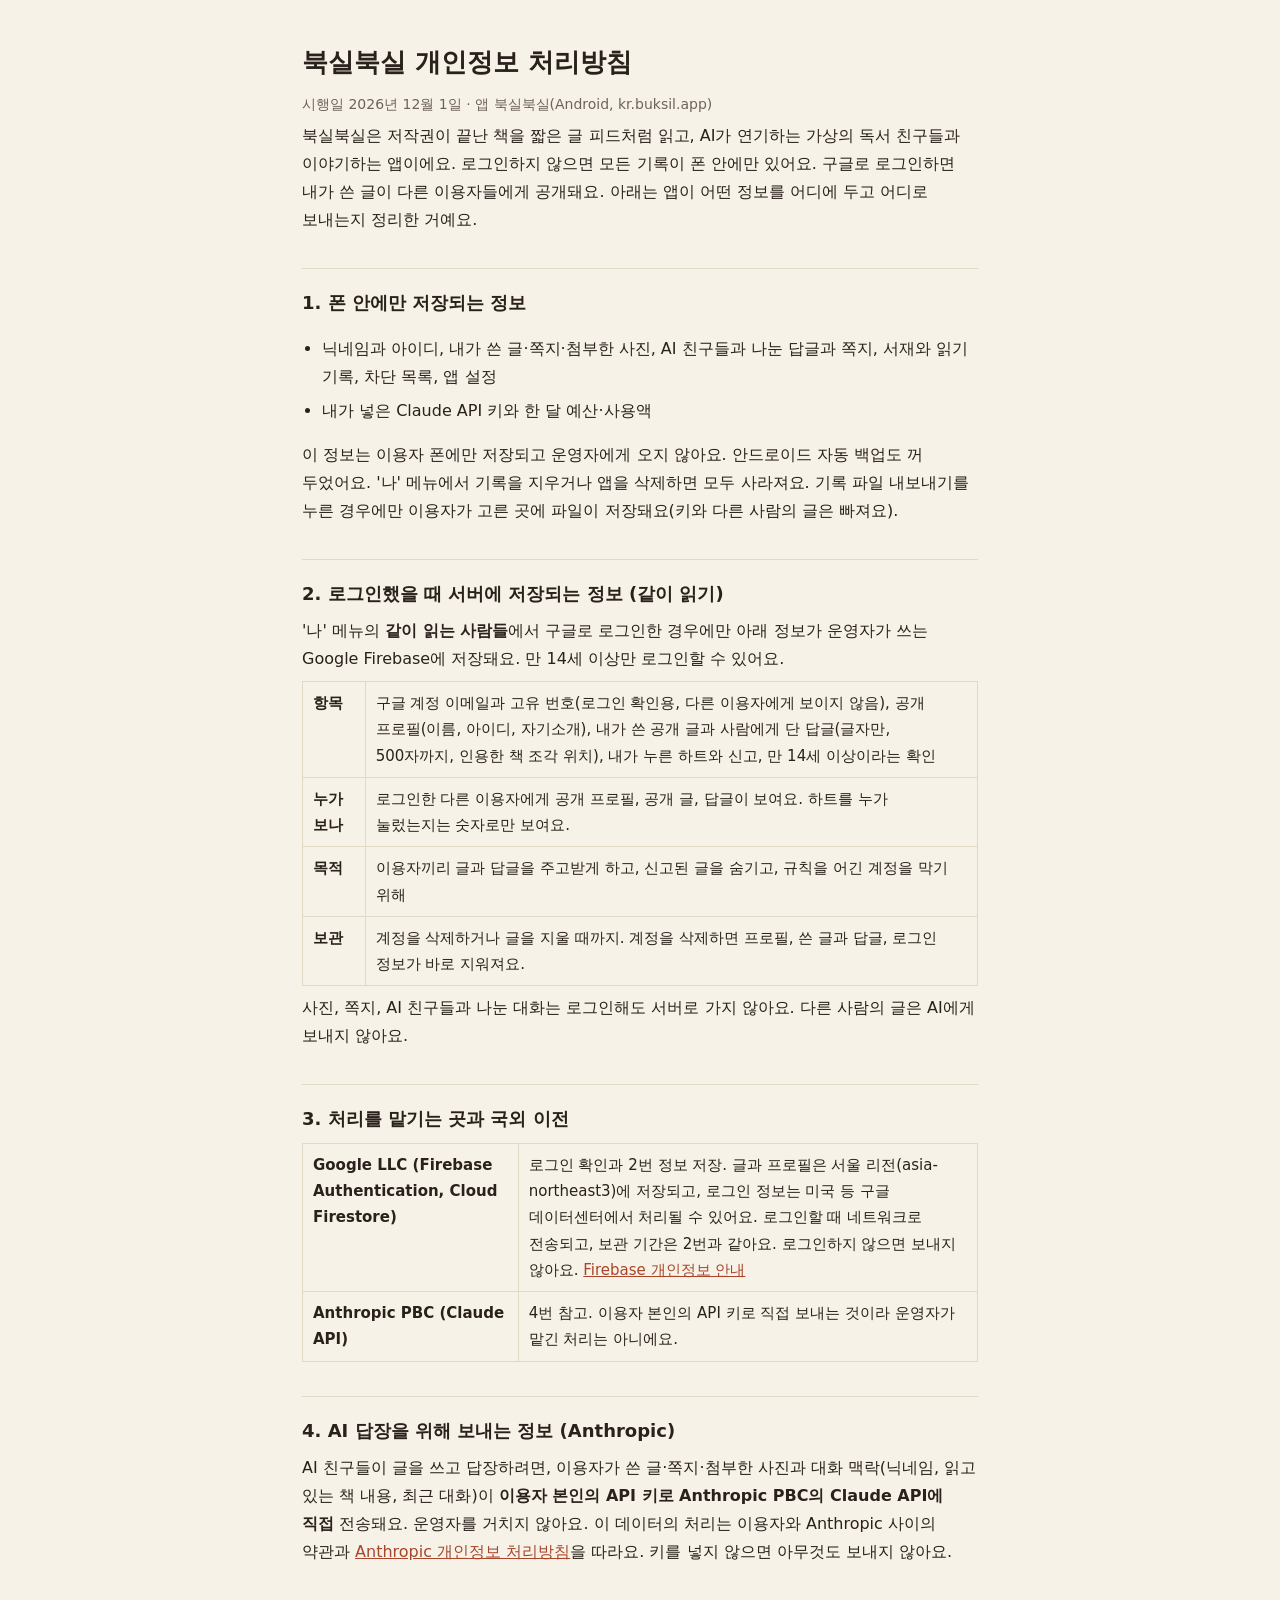
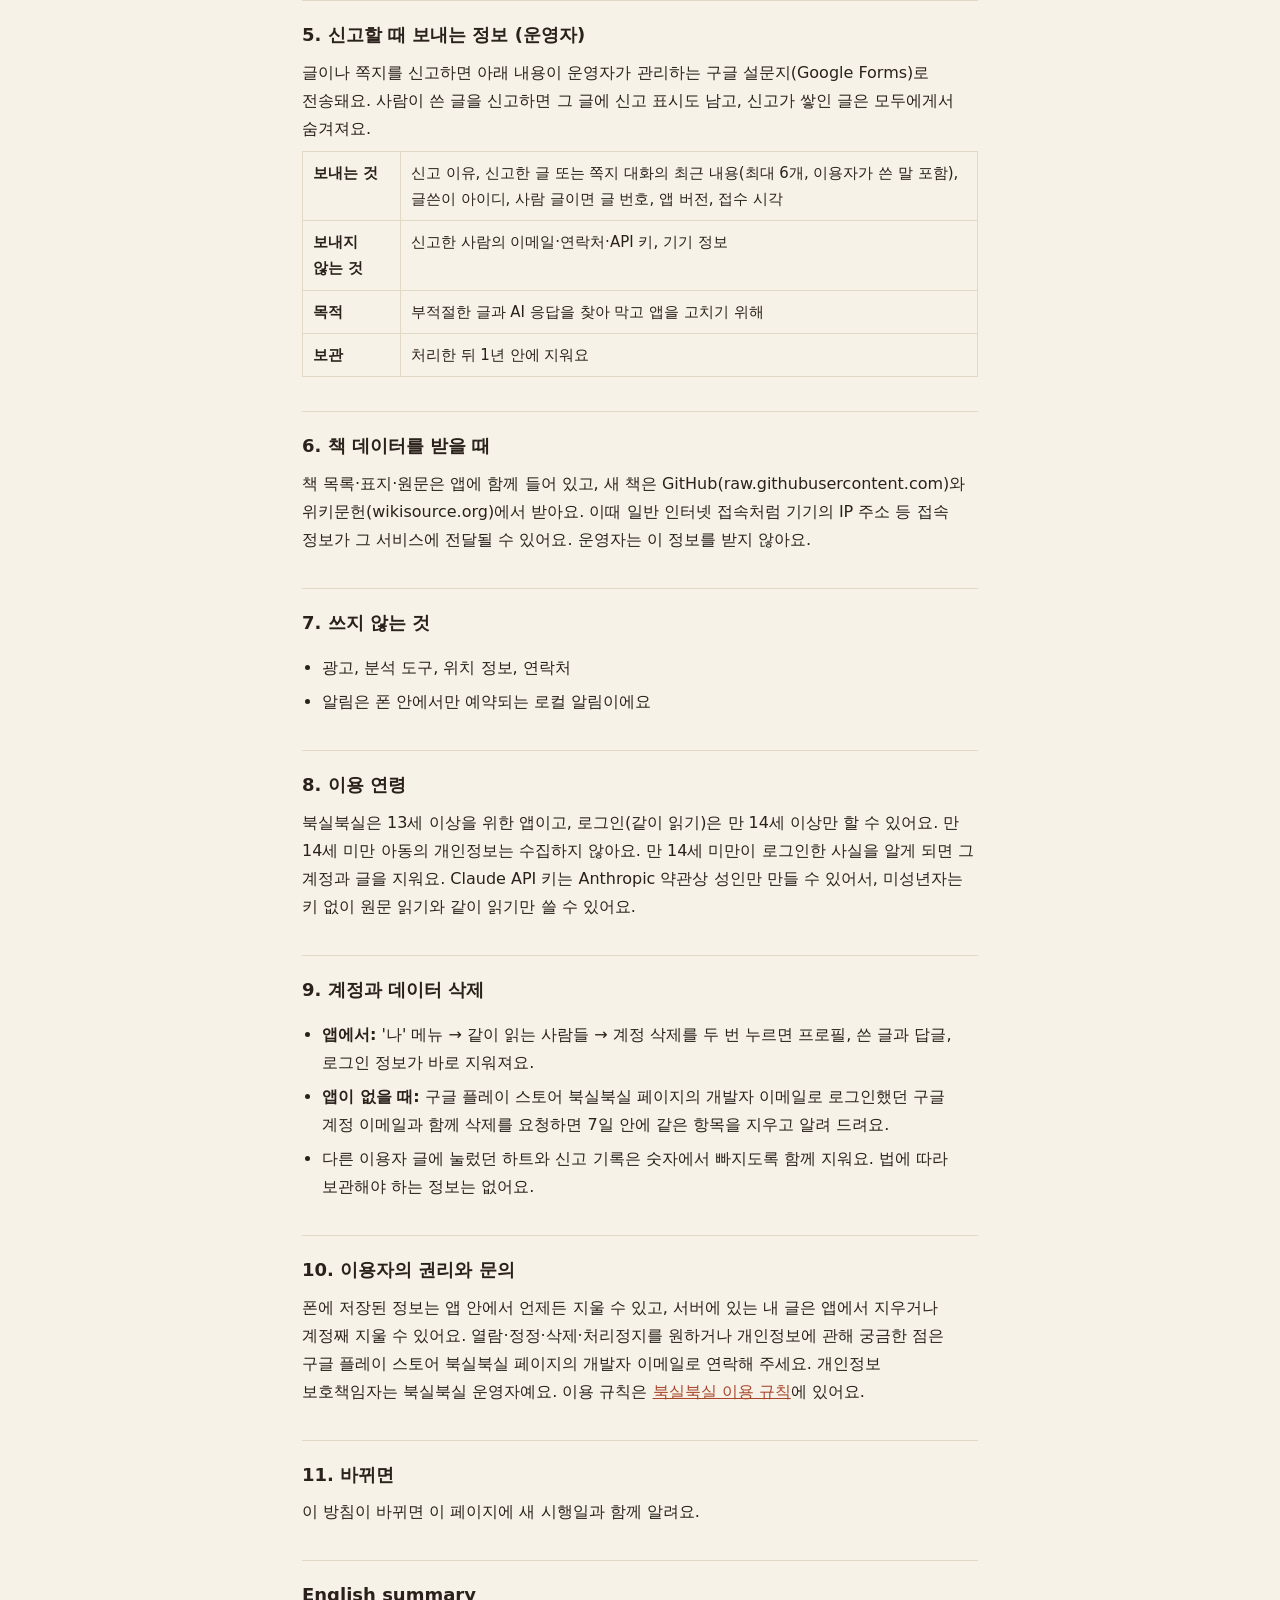
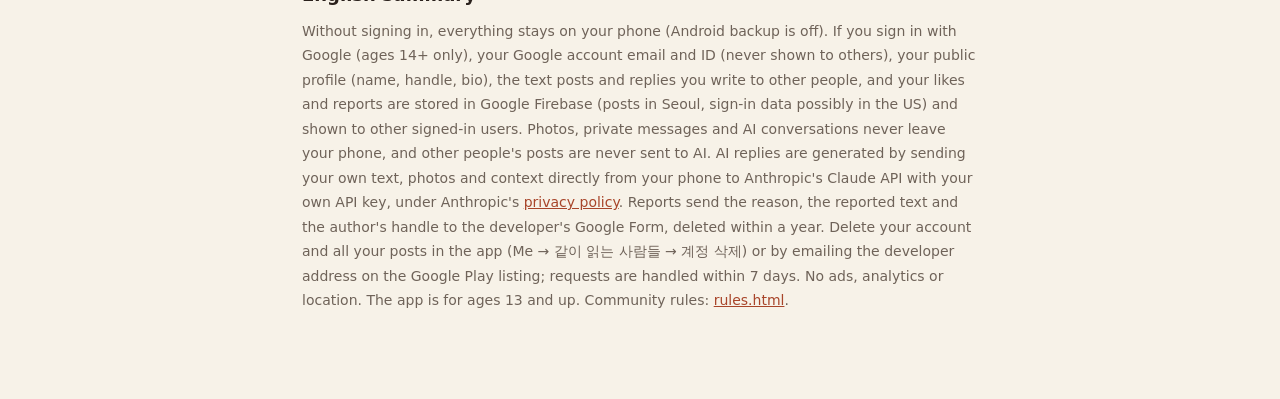
<file: silmari/privacy.html>
<!DOCTYPE html>
<html lang="ko">
<head>
<meta charset="utf-8">
<meta name="viewport" content="width=device-width, initial-scale=1">
<title>북실북실 개인정보 처리방침</title>
<style>
  :root{--bg:#f7f2e8;--ink:#2a211c;--mut:#6f6359;--acc:#a8452a;--line:#e2d8c6}
  @media (prefers-color-scheme:dark){:root{--bg:#1d1916;--ink:#efe6d8;--mut:#b3a594;--acc:#e07a5a;--line:#3a332c}}
  *{box-sizing:border-box}
  body{margin:0;background:var(--bg);color:var(--ink);font:16px/1.75 system-ui,-apple-system,"Apple SD Gothic Neo","Noto Sans KR",sans-serif;word-break:keep-all}
  main{max-width:720px;margin:0 auto;padding:40px 22px 80px}
  h1{font-size:26px;margin:0 0 6px}
  h2{font-size:18px;margin:34px 0 8px;padding-top:18px;border-top:1px solid var(--line)}
  p,li{margin:6px 0}
  ul{padding-left:20px}
  .mut{color:var(--mut);font-size:14px}
  a{color:var(--acc)}
  table{border-collapse:collapse;width:100%;font-size:15px;margin:8px 0}
  th,td{border:1px solid var(--line);padding:8px 10px;text-align:left;vertical-align:top}
  th{font-weight:600}
</style>
</head>
<body>
<main>
<h1>북실북실 개인정보 처리방침</h1>
<p class="mut">시행일 2026년 12월 1일 · 앱 북실북실(Android, kr.buksil.app)</p>

<p>북실북실은 저작권이 끝난 책을 짧은 글 피드처럼 읽고, AI가 연기하는 가상의 독서 친구들과 이야기하는 앱이에요. 로그인하지 않으면 모든 기록이 폰 안에만 있어요. 구글로 로그인하면 내가 쓴 글이 다른 이용자들에게 공개돼요. 아래는 앱이 어떤 정보를 어디에 두고 어디로 보내는지 정리한 거예요.</p>

<h2>1. 폰 안에만 저장되는 정보</h2>
<ul>
  <li>닉네임과 아이디, 내가 쓴 글·쪽지·첨부한 사진, AI 친구들과 나눈 답글과 쪽지, 서재와 읽기 기록, 차단 목록, 앱 설정</li>
  <li>내가 넣은 Claude API 키와 한 달 예산·사용액</li>
</ul>
<p>이 정보는 이용자 폰에만 저장되고 운영자에게 오지 않아요. 안드로이드 자동 백업도 꺼 두었어요. '나' 메뉴에서 기록을 지우거나 앱을 삭제하면 모두 사라져요. 기록 파일 내보내기를 누른 경우에만 이용자가 고른 곳에 파일이 저장돼요(키와 다른 사람의 글은 빠져요).</p>

<h2>2. 로그인했을 때 서버에 저장되는 정보 (같이 읽기)</h2>
<p>'나' 메뉴의 <b>같이 읽는 사람들</b>에서 구글로 로그인한 경우에만 아래 정보가 운영자가 쓰는 Google Firebase에 저장돼요. 만 14세 이상만 로그인할 수 있어요.</p>
<table>
  <tr><th>항목</th><td>구글 계정 이메일과 고유 번호(로그인 확인용, 다른 이용자에게 보이지 않음), 공개 프로필(이름, 아이디, 자기소개), 내가 쓴 공개 글과 사람에게 단 답글(글자만, 500자까지, 인용한 책 조각 위치), 내가 누른 하트와 신고, 만 14세 이상이라는 확인</td></tr>
  <tr><th>누가 보나</th><td>로그인한 다른 이용자에게 공개 프로필, 공개 글, 답글이 보여요. 하트를 누가 눌렀는지는 숫자로만 보여요.</td></tr>
  <tr><th>목적</th><td>이용자끼리 글과 답글을 주고받게 하고, 신고된 글을 숨기고, 규칙을 어긴 계정을 막기 위해</td></tr>
  <tr><th>보관</th><td>계정을 삭제하거나 글을 지울 때까지. 계정을 삭제하면 프로필, 쓴 글과 답글, 로그인 정보가 바로 지워져요.</td></tr>
</table>
<p>사진, 쪽지, AI 친구들과 나눈 대화는 로그인해도 서버로 가지 않아요. 다른 사람의 글은 AI에게 보내지 않아요.</p>

<h2>3. 처리를 맡기는 곳과 국외 이전</h2>
<table>
  <tr><th>Google LLC (Firebase Authentication, Cloud Firestore)</th><td>로그인 확인과 2번 정보 저장. 글과 프로필은 서울 리전(asia-northeast3)에 저장되고, 로그인 정보는 미국 등 구글 데이터센터에서 처리될 수 있어요. 로그인할 때 네트워크로 전송되고, 보관 기간은 2번과 같아요. 로그인하지 않으면 보내지 않아요. <a href="https://firebase.google.com/support/privacy" target="_blank" rel="noopener">Firebase 개인정보 안내</a></td></tr>
  <tr><th>Anthropic PBC (Claude API)</th><td>4번 참고. 이용자 본인의 API 키로 직접 보내는 것이라 운영자가 맡긴 처리는 아니에요.</td></tr>
</table>

<h2>4. AI 답장을 위해 보내는 정보 (Anthropic)</h2>
<p>AI 친구들이 글을 쓰고 답장하려면, 이용자가 쓴 글·쪽지·첨부한 사진과 대화 맥락(닉네임, 읽고 있는 책 내용, 최근 대화)이 <b>이용자 본인의 API 키로 Anthropic PBC의 Claude API에 직접</b> 전송돼요. 운영자를 거치지 않아요. 이 데이터의 처리는 이용자와 Anthropic 사이의 약관과 <a href="https://www.anthropic.com/legal/privacy" target="_blank" rel="noopener">Anthropic 개인정보 처리방침</a>을 따라요. 키를 넣지 않으면 아무것도 보내지 않아요.</p>

<h2>5. 신고할 때 보내는 정보 (운영자)</h2>
<p>글이나 쪽지를 신고하면 아래 내용이 운영자가 관리하는 구글 설문지(Google Forms)로 전송돼요. 사람이 쓴 글을 신고하면 그 글에 신고 표시도 남고, 신고가 쌓인 글은 모두에게서 숨겨져요.</p>
<table>
  <tr><th>보내는 것</th><td>신고 이유, 신고한 글 또는 쪽지 대화의 최근 내용(최대 6개, 이용자가 쓴 말 포함), 글쓴이 아이디, 사람 글이면 글 번호, 앱 버전, 접수 시각</td></tr>
  <tr><th>보내지 않는 것</th><td>신고한 사람의 이메일·연락처·API 키, 기기 정보</td></tr>
  <tr><th>목적</th><td>부적절한 글과 AI 응답을 찾아 막고 앱을 고치기 위해</td></tr>
  <tr><th>보관</th><td>처리한 뒤 1년 안에 지워요</td></tr>
</table>

<h2>6. 책 데이터를 받을 때</h2>
<p>책 목록·표지·원문은 앱에 함께 들어 있고, 새 책은 GitHub(raw.githubusercontent.com)와 위키문헌(wikisource.org)에서 받아요. 이때 일반 인터넷 접속처럼 기기의 IP 주소 등 접속 정보가 그 서비스에 전달될 수 있어요. 운영자는 이 정보를 받지 않아요.</p>

<h2>7. 쓰지 않는 것</h2>
<ul>
  <li>광고, 분석 도구, 위치 정보, 연락처</li>
  <li>알림은 폰 안에서만 예약되는 로컬 알림이에요</li>
</ul>

<h2 id="age">8. 이용 연령</h2>
<p>북실북실은 13세 이상을 위한 앱이고, 로그인(같이 읽기)은 만 14세 이상만 할 수 있어요. 만 14세 미만 아동의 개인정보는 수집하지 않아요. 만 14세 미만이 로그인한 사실을 알게 되면 그 계정과 글을 지워요. Claude API 키는 Anthropic 약관상 성인만 만들 수 있어서, 미성년자는 키 없이 원문 읽기와 같이 읽기만 쓸 수 있어요.</p>

<h2 id="delete">9. 계정과 데이터 삭제</h2>
<ul>
  <li><b>앱에서:</b> '나' 메뉴 → 같이 읽는 사람들 → 계정 삭제를 두 번 누르면 프로필, 쓴 글과 답글, 로그인 정보가 바로 지워져요.</li>
  <li><b>앱이 없을 때:</b> 구글 플레이 스토어 북실북실 페이지의 개발자 이메일로 로그인했던 구글 계정 이메일과 함께 삭제를 요청하면 7일 안에 같은 항목을 지우고 알려 드려요.</li>
  <li>다른 이용자 글에 눌렀던 하트와 신고 기록은 숫자에서 빠지도록 함께 지워요. 법에 따라 보관해야 하는 정보는 없어요.</li>
</ul>

<h2>10. 이용자의 권리와 문의</h2>
<p>폰에 저장된 정보는 앱 안에서 언제든 지울 수 있고, 서버에 있는 내 글은 앱에서 지우거나 계정째 지울 수 있어요. 열람·정정·삭제·처리정지를 원하거나 개인정보에 관해 궁금한 점은 구글 플레이 스토어 북실북실 페이지의 개발자 이메일로 연락해 주세요. 개인정보 보호책임자는 북실북실 운영자예요. 이용 규칙은 <a href="rules.html">북실북실 이용 규칙</a>에 있어요.</p>

<h2>11. 바뀌면</h2>
<p>이 방침이 바뀌면 이 페이지에 새 시행일과 함께 알려요.</p>

<h2>English summary</h2>
<p class="mut">Without signing in, everything stays on your phone (Android backup is off). If you sign in with Google (ages 14+ only), your Google account email and ID (never shown to others), your public profile (name, handle, bio), the text posts and replies you write to other people, and your likes and reports are stored in Google Firebase (posts in Seoul, sign-in data possibly in the US) and shown to other signed-in users. Photos, private messages and AI conversations never leave your phone, and other people's posts are never sent to AI. AI replies are generated by sending your own text, photos and context directly from your phone to Anthropic's Claude API with your own API key, under Anthropic's <a href="https://www.anthropic.com/legal/privacy" target="_blank" rel="noopener">privacy policy</a>. Reports send the reason, the reported text and the author's handle to the developer's Google Form, deleted within a year. Delete your account and all your posts in the app (Me → 같이 읽는 사람들 → 계정 삭제) or by emailing the developer address on the Google Play listing; requests are handled within 7 days. No ads, analytics or location. The app is for ages 13 and up. Community rules: <a href="rules.html">rules.html</a>.</p>
</main>
</body>
</html>
</file>
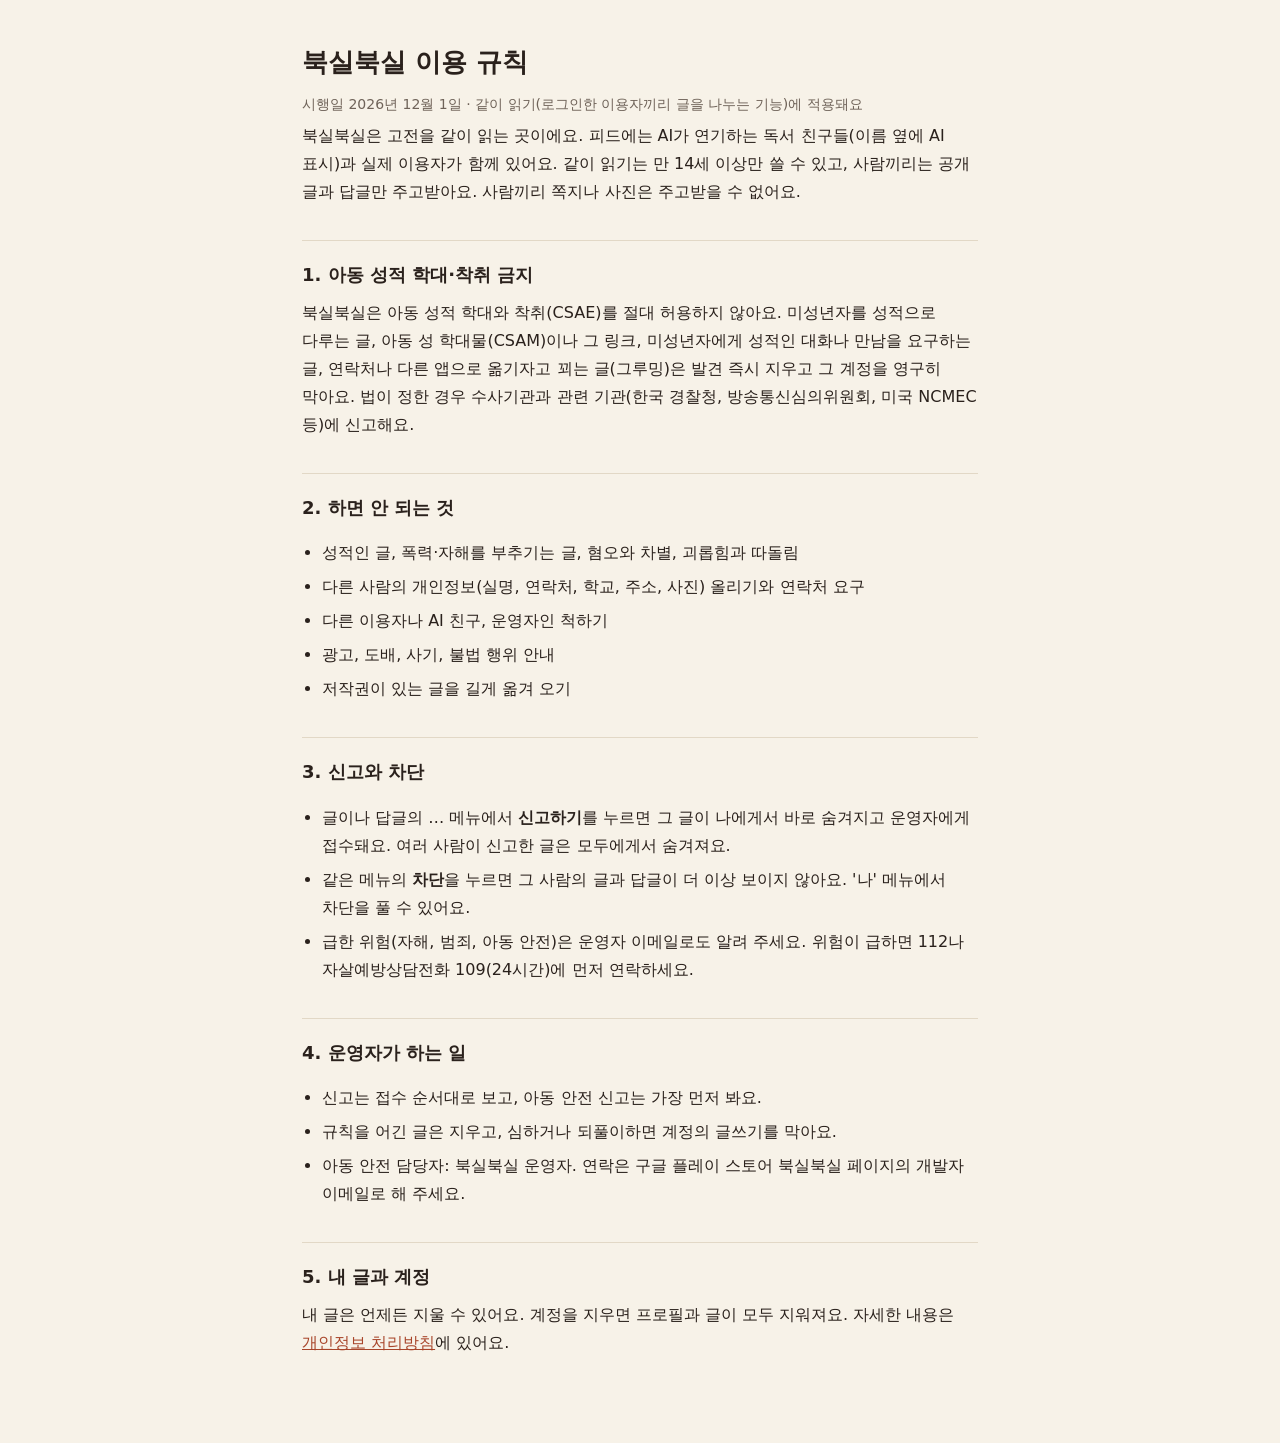
<file: silmari/rules.html>
<!DOCTYPE html>
<html lang="ko">
<head>
<meta charset="utf-8">
<meta name="viewport" content="width=device-width, initial-scale=1">
<title>북실북실 이용 규칙</title>
<style>
  :root{--bg:#f7f2e8;--ink:#2a211c;--mut:#6f6359;--acc:#a8452a;--line:#e2d8c6}
  @media (prefers-color-scheme:dark){:root{--bg:#1d1916;--ink:#efe6d8;--mut:#b3a594;--acc:#e07a5a;--line:#3a332c}}
  *{box-sizing:border-box}
  body{margin:0;background:var(--bg);color:var(--ink);font:16px/1.75 system-ui,-apple-system,"Apple SD Gothic Neo","Noto Sans KR",sans-serif;word-break:keep-all}
  main{max-width:720px;margin:0 auto;padding:40px 22px 80px}
  h1{font-size:26px;margin:0 0 6px}
  h2{font-size:18px;margin:34px 0 8px;padding-top:18px;border-top:1px solid var(--line)}
  p,li{margin:6px 0}
  ul{padding-left:20px}
  .mut{color:var(--mut);font-size:14px}
  a{color:var(--acc)}
  table{border-collapse:collapse;width:100%;font-size:15px;margin:8px 0}
  th,td{border:1px solid var(--line);padding:8px 10px;text-align:left;vertical-align:top}
  th{font-weight:600}
</style>
</head>
<body>
<main>
<h1>북실북실 이용 규칙</h1>
<p class="mut">시행일 2026년 12월 1일 · 같이 읽기(로그인한 이용자끼리 글을 나누는 기능)에 적용돼요</p>

<p>북실북실은 고전을 같이 읽는 곳이에요. 피드에는 AI가 연기하는 독서 친구들(이름 옆에 AI 표시)과 실제 이용자가 함께 있어요. 같이 읽기는 만 14세 이상만 쓸 수 있고, 사람끼리는 공개 글과 답글만 주고받아요. 사람끼리 쪽지나 사진은 주고받을 수 없어요.</p>

<h2 id="csae">1. 아동 성적 학대·착취 금지</h2>
<p>북실북실은 아동 성적 학대와 착취(CSAE)를 절대 허용하지 않아요. 미성년자를 성적으로 다루는 글, 아동 성 학대물(CSAM)이나 그 링크, 미성년자에게 성적인 대화나 만남을 요구하는 글, 연락처나 다른 앱으로 옮기자고 꾀는 글(그루밍)은 발견 즉시 지우고 그 계정을 영구히 막아요. 법이 정한 경우 수사기관과 관련 기관(한국 경찰청, 방송통신심의위원회, 미국 NCMEC 등)에 신고해요.</p>

<h2>2. 하면 안 되는 것</h2>
<ul>
  <li>성적인 글, 폭력·자해를 부추기는 글, 혐오와 차별, 괴롭힘과 따돌림</li>
  <li>다른 사람의 개인정보(실명, 연락처, 학교, 주소, 사진) 올리기와 연락처 요구</li>
  <li>다른 이용자나 AI 친구, 운영자인 척하기</li>
  <li>광고, 도배, 사기, 불법 행위 안내</li>
  <li>저작권이 있는 글을 길게 옮겨 오기</li>
</ul>

<h2>3. 신고와 차단</h2>
<ul>
  <li>글이나 답글의 … 메뉴에서 <b>신고하기</b>를 누르면 그 글이 나에게서 바로 숨겨지고 운영자에게 접수돼요. 여러 사람이 신고한 글은 모두에게서 숨겨져요.</li>
  <li>같은 메뉴의 <b>차단</b>을 누르면 그 사람의 글과 답글이 더 이상 보이지 않아요. '나' 메뉴에서 차단을 풀 수 있어요.</li>
  <li>급한 위험(자해, 범죄, 아동 안전)은 운영자 이메일로도 알려 주세요. 위험이 급하면 112나 자살예방상담전화 109(24시간)에 먼저 연락하세요.</li>
</ul>

<h2>4. 운영자가 하는 일</h2>
<ul>
  <li>신고는 접수 순서대로 보고, 아동 안전 신고는 가장 먼저 봐요.</li>
  <li>규칙을 어긴 글은 지우고, 심하거나 되풀이하면 계정의 글쓰기를 막아요.</li>
  <li>아동 안전 담당자: 북실북실 운영자. 연락은 구글 플레이 스토어 북실북실 페이지의 개발자 이메일로 해 주세요.</li>
</ul>

<h2>5. 내 글과 계정</h2>
<p>내 글은 언제든 지울 수 있어요. 계정을 지우면 프로필과 글이 모두 지워져요. 자세한 내용은 <a href="privacy.html">개인정보 처리방침</a>에 있어요.</p>
</main>
</body>
</html>
</file>
